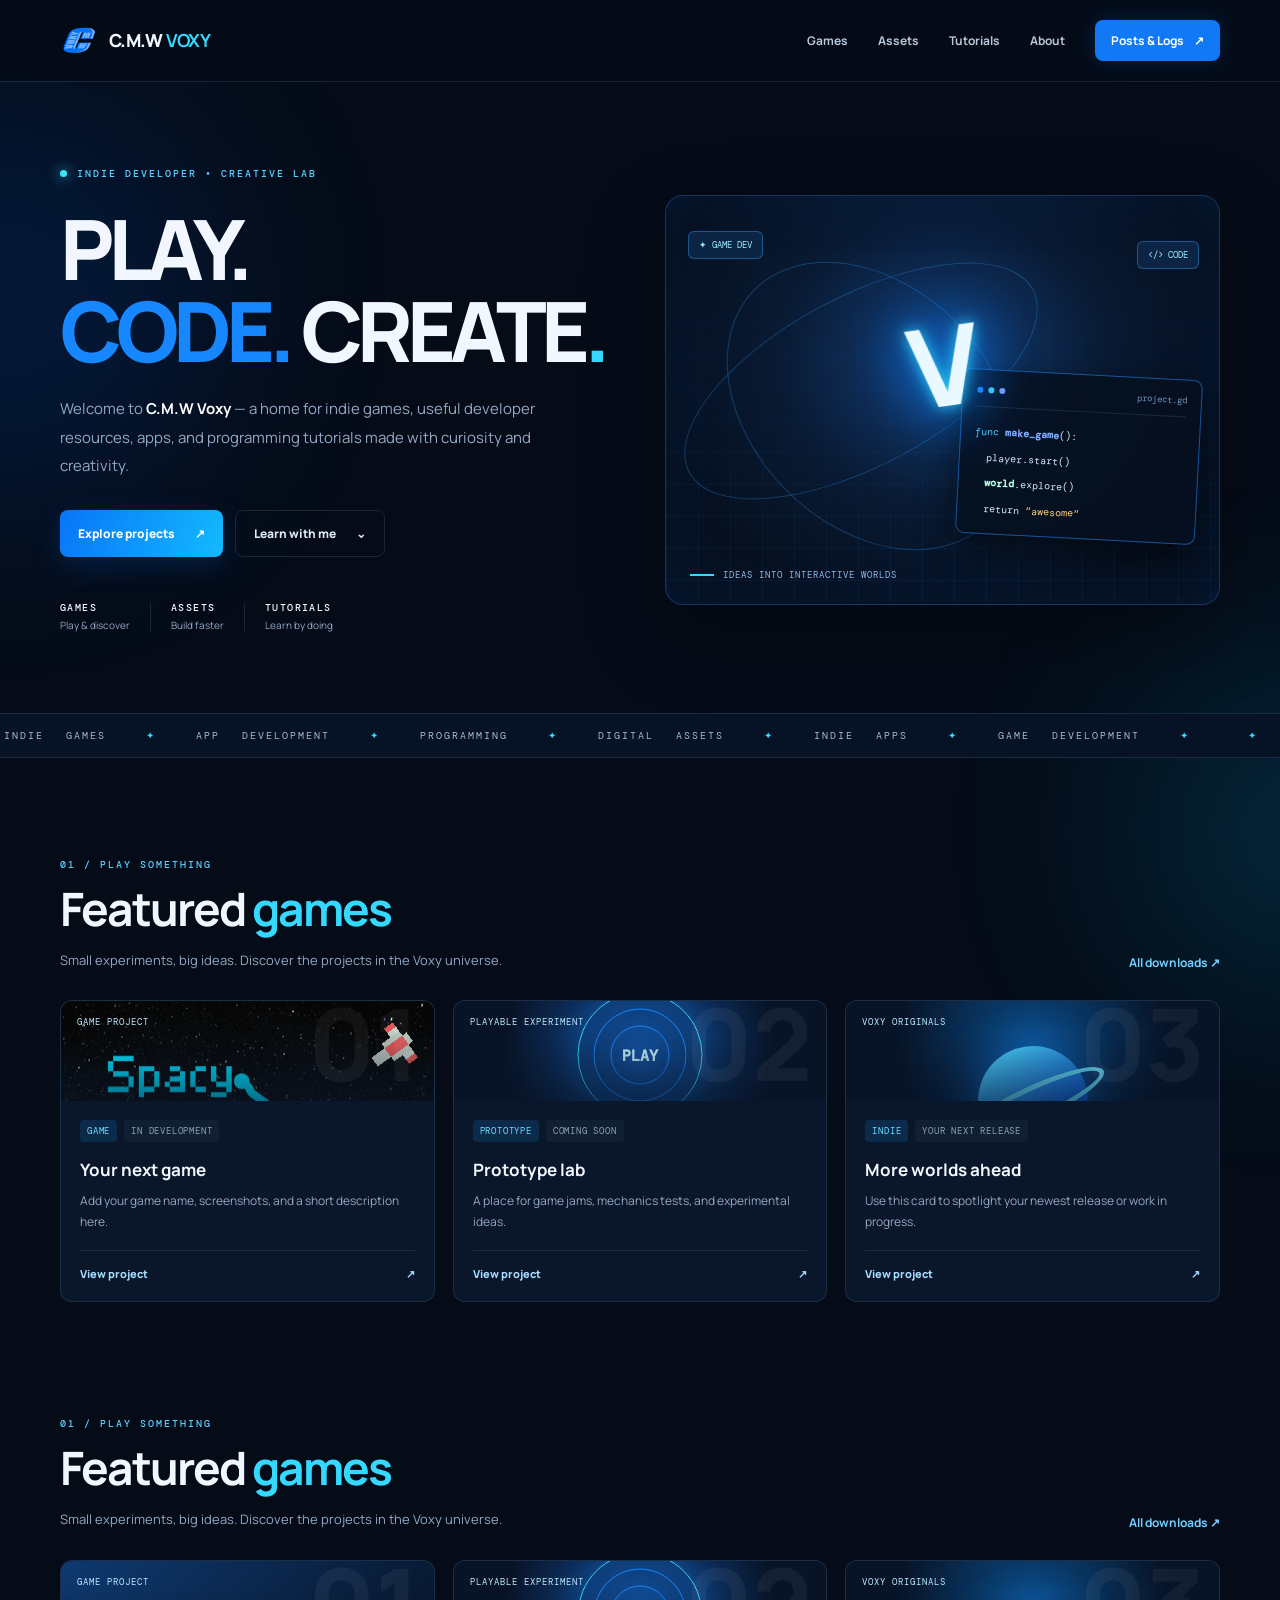
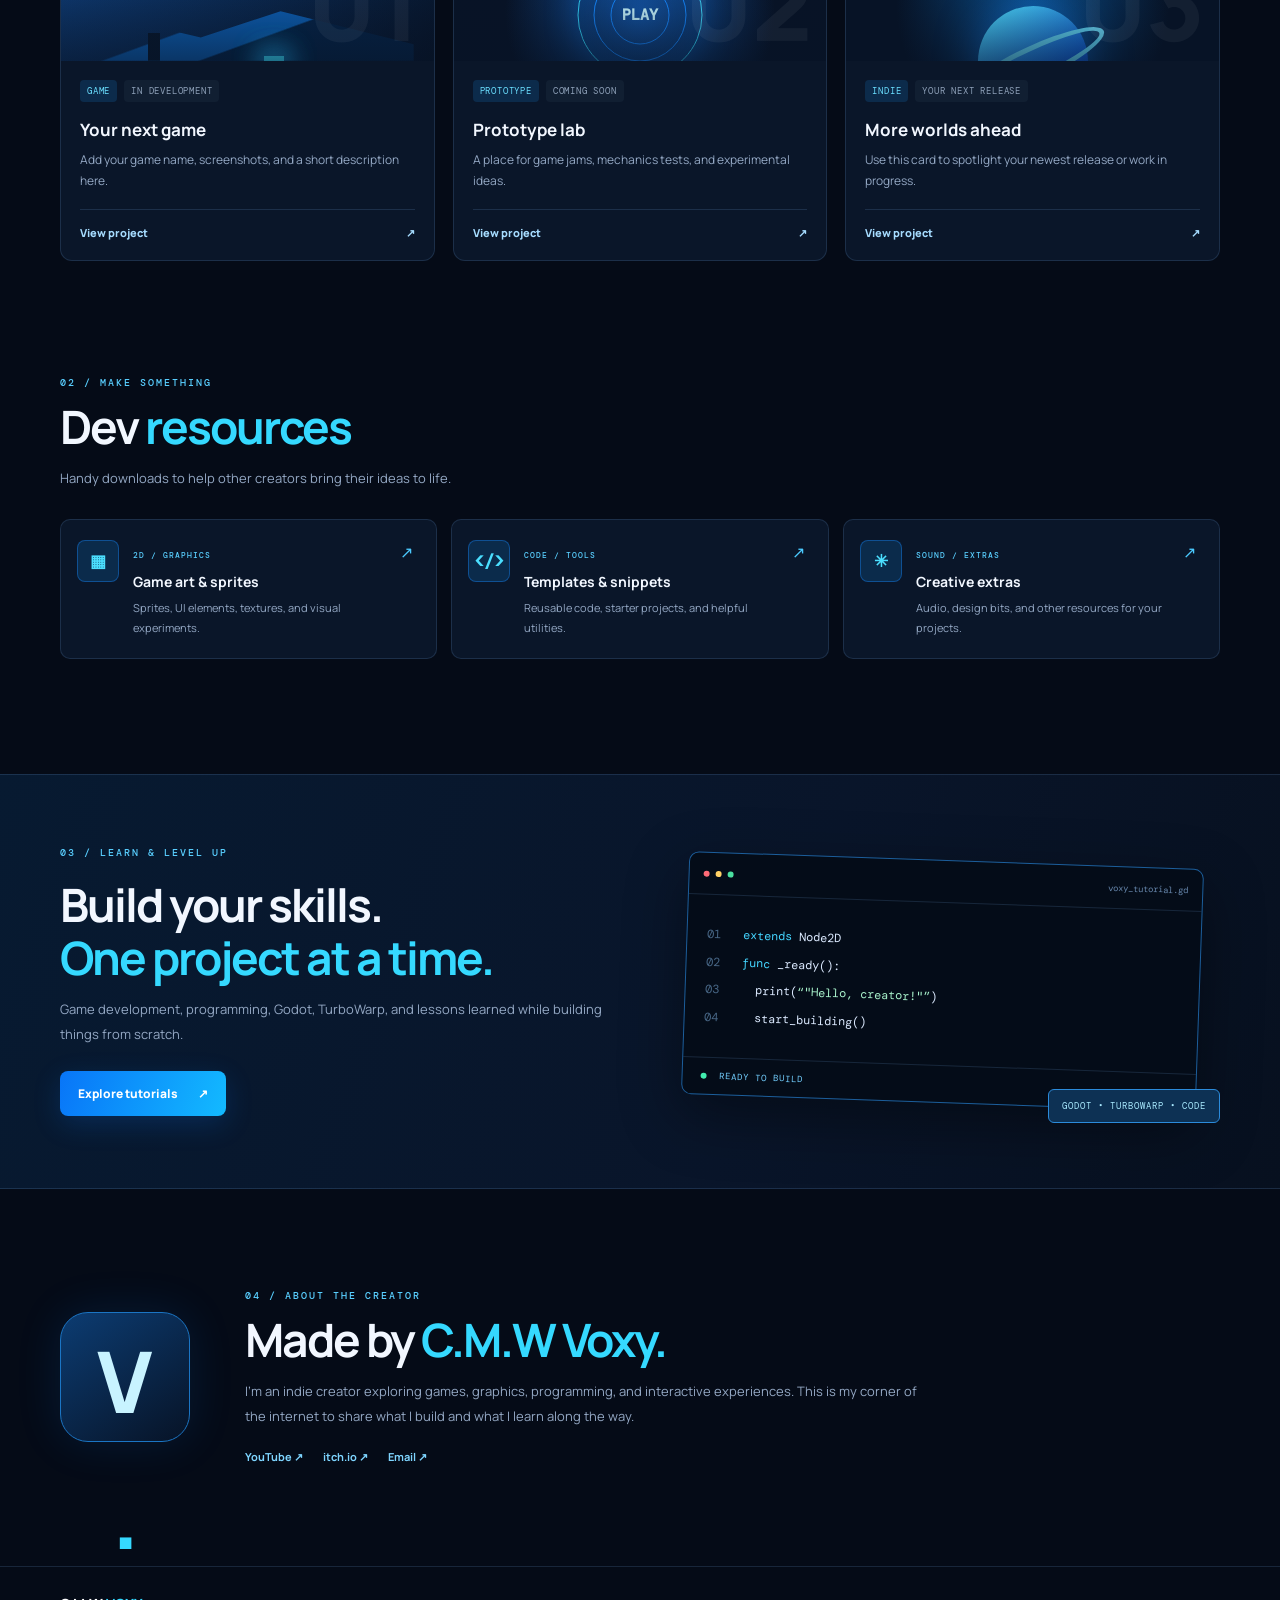
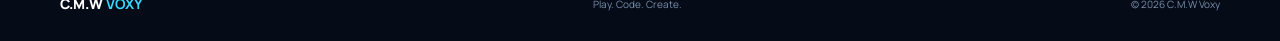
<file: C.M.W Voxy Official Website/index.html>
<!doctype html>
<html lang="en">

<head>
  <meta charset="utf-8">
  <meta name="viewport" content="width=device-width, initial-scale=1">
  <meta name="theme-color" content="#061226">
  <meta name="description"
    content="C.M.W Voxy — indie games, game development, programming tutorials, and creative resources.">
  <title>C.M.W Voxy — Play. Code. Create.</title>
  <link rel="icon" href="assets/cmw-voxy-logo.png">
  <link rel="stylesheet" href="styles.css">
</head>

<body>
  <div class="ambient ambient-one"></div>
  <div class="ambient ambient-two"></div>
  <header class="site-header">
    <a class="brand" href="index.html" aria-label="C.M.W Voxy home">
      <img src="assets/cmw-voxy-logo.png" alt="C.M.W Voxy logo" class="brand-logo" onerror="this.style.display='none'">
      <span class="brand-fallback">C.M.W <b>VOXY</b></span>
    </a>
    <button class="menu-toggle" id="menuToggle" aria-label="Toggle navigation"
      aria-expanded="false"><span></span><span></span><span></span></button>
    <nav class="nav" id="nav">
      <a href="games-page.html">Games</a><a href="#assets">Assets</a><a href="#tutorials">Tutorials</a><a
        href="#about">About</a>
      <a class="nav-cta" href="#downloads">Posts & Logs <span>↗</span></a>
    </nav>
  </header>

  <main id="home">
    <section class="hero section-wrap">
      <div class="hero-copy">
        <div class="eyebrow"><span class="pulse"></span> INDIE DEVELOPER • CREATIVE LAB</div>
        <h1>PLAY.<br><span>CODE.</span> CREATE<span class="period">.</span></h1>
        <p class="hero-description">Welcome to <strong>C.M.W Voxy</strong> — a home for indie games, useful developer
          resources, apps, and programming tutorials made with curiosity and creativity.</p>
        <div class="hero-actions"><a class="button button-primary" href="#games">Explore projects <span>↗</span></a><a
            class="button button-ghost" href="#tutorials">Learn with me <span>⌄</span></a></div>
        <div class="hero-stats">
          <div><b>GAMES</b><small>Play & discover</small></div><i></i>
          <div><b>ASSETS</b><small>Build faster</small></div><i></i>
          <div><b>TUTORIALS</b><small>Learn by doing</small></div>
        </div>
      </div>
      <div class="hero-art" aria-label="Abstract neon blue game development artwork">
        <div class="art-grid"></div>
        <div class="orbit orbit-a"></div>
        <div class="orbit orbit-b"></div>
        <div class="code-card">
          <div class="window-dots"><i></i><i></i><i></i><span>project.gd</span></div>
          <code><em>func</em> <b>make_game</b>():<br>&nbsp;&nbsp;player.start()<br>&nbsp;&nbsp;<strong>world</strong>.explore()<br>&nbsp;&nbsp;<span>return</span> <q>awesome</q></code>
        </div>
        <div class="cube">V</div>
        <div class="art-caption"><span class="caption-line"></span><span>IDEAS INTO INTERACTIVE WORLDS</span></div>
        <div class="art-chip chip-one">✦ GAME DEV</div>
        <div class="art-chip chip-two">&lt;/&gt; CODE</div>
      </div>
    </section>

    <section class="ticker" aria-label="What this site offers">
      <div>INDIE GAMES <span>✦</span> APP DEVELOPMENT <span>✦</span> PROGRAMMING <span>✦</span> DIGITAL ASSETS
        <span>✦</span> INDIE APPS <span>✦</span> GAME DEVELOPMENT <span>✦</span> <span>✦</span>
      </div>
    </section>


    <!--Featured Games Here-->


    <section class="content-section section-wrap" id="games">
      <div class="section-heading">
        <div>
          <div class="eyebrow">01 / PLAY SOMETHING</div>
          <h2>Featured <span>games</span></h2>
          <p>Small experiments, big ideas. Discover the projects in the Voxy universe.</p>
        </div><a class="text-link" href="#downloads">All downloads ↗</a>
      </div>
      <div class="card-grid">
        <article class="project-card">
          <div class="project-art game-art"><span class="art-label">GAME PROJECT</span>
            <div class="spacy-fire"><img src="gamebanners/spacy-fire-icon.png"></div><span class="art-big">01</span>
          </div>
          <div class="card-body">
            <div class="tag-row"><span class="tag">GAME</span><span class="tag tag-muted">IN DEVELOPMENT</span></div>
            <h3>Your next game</h3>
            <p>Add your game name, screenshots, and a short description here.</p><a class="card-link"
              href="#downloads">View project <span>↗</span></a>
          </div>
        </article>
        <article class="project-card">
          <div class="project-art neon-art"><span class="art-label">PLAYABLE EXPERIMENT</span>
            <div class="target-ring"><span>PLAY</span></div><span class="art-big">02</span>
          </div>
          <div class="card-body">
            <div class="tag-row"><span class="tag">PROTOTYPE</span><span class="tag tag-muted">COMING SOON</span></div>
            <h3>Prototype lab</h3>
            <p>A place for game jams, mechanics tests, and experimental ideas.</p><a class="card-link"
              href="#downloads">View project <span>↗</span></a>
          </div>
        </article>
        <article class="project-card">
          <div class="project-art pixel-art"><span class="art-label">VOXY ORIGINALS</span>
            <div class="pixel-planet"></div><span class="art-big">03</span>
          </div>
          <div class="card-body">
            <div class="tag-row"><span class="tag">INDIE</span><span class="tag tag-muted">YOUR NEXT RELEASE</span>
            </div>
            <h3>More worlds ahead</h3>
            <p>Use this card to spotlight your newest release or work in progress.</p><a class="card-link"
              href="#downloads">View project <span>↗</span></a>
          </div>
        </article>
      </div>
    </section>


    <!--Featured App Here-->


    <section class="content-section section-wrap" id="games">
      <div class="section-heading">
        <div>
          <div class="eyebrow">01 / PLAY SOMETHING</div>
          <h2>Featured <span>games</span></h2>
          <p>Small experiments, big ideas. Discover the projects in the Voxy universe.</p>
        </div><a class="text-link" href="#downloads">All downloads ↗</a>
      </div>
      <div class="card-grid">
        <article class="project-card">
          <div class="project-art game-art"><span class="art-label">GAME PROJECT</span>
            <div class="pixel-landscape"><i></i><i></i><i></i><b></b></div><span class="art-big">01</span>
          </div>
          <div class="card-body">
            <div class="tag-row"><span class="tag">GAME</span><span class="tag tag-muted">IN DEVELOPMENT</span></div>
            <h3>Your next game</h3>
            <p>Add your game name, screenshots, and a short description here.</p><a class="card-link"
              href="#downloads">View project <span>↗</span></a>
          </div>
        </article>
        <article class="project-card">
          <div class="project-art neon-art"><span class="art-label">PLAYABLE EXPERIMENT</span>
            <div class="target-ring"><span>PLAY</span></div><span class="art-big">02</span>
          </div>
          <div class="card-body">
            <div class="tag-row"><span class="tag">PROTOTYPE</span><span class="tag tag-muted">COMING SOON</span></div>
            <h3>Prototype lab</h3>
            <p>A place for game jams, mechanics tests, and experimental ideas.</p><a class="card-link"
              href="#downloads">View project <span>↗</span></a>
          </div>
        </article>
        <article class="project-card">
          <div class="project-art pixel-art"><span class="art-label">VOXY ORIGINALS</span>
            <div class="pixel-planet"></div><span class="art-big">03</span>
          </div>
          <div class="card-body">
            <div class="tag-row"><span class="tag">INDIE</span><span class="tag tag-muted">YOUR NEXT RELEASE</span>
            </div>
            <h3>More worlds ahead</h3>
            <p>Use this card to spotlight your newest release or work in progress.</p><a class="card-link"
              href="#downloads">View project <span>↗</span></a>
          </div>
        </article>
      </div>
    </section>


    <!--Features Assets Here-->


    <section class="content-section section-wrap" id="assets">
      <div class="section-heading">
        <div>
          <div class="eyebrow">02 / MAKE SOMETHING</div>
          <h2>Dev <span>resources</span></h2>
          <p>Handy downloads to help other creators bring their ideas to life.</p>
        </div>
      </div>
      <div class="resource-grid">
        <article class="resource-card">
          <div class="resource-icon">▦</div>
          <div><span class="mini-label">2D / GRAPHICS</span>
            <h3>Game art & sprites</h3>
            <p>Sprites, UI elements, textures, and visual experiments.</p>
          </div><a href="#downloads" aria-label="Explore game art downloads">↗</a>
        </article>
        <article class="resource-card">
          <div class="resource-icon">&lt;/&gt;</div>
          <div><span class="mini-label">CODE / TOOLS</span>
            <h3>Templates & snippets</h3>
            <p>Reusable code, starter projects, and helpful utilities.</p>
          </div><a href="#downloads" aria-label="Explore code downloads">↗</a>
        </article>
        <article class="resource-card">
          <div class="resource-icon">✳</div>
          <div><span class="mini-label">SOUND / EXTRAS</span>
            <h3>Creative extras</h3>
            <p>Audio, design bits, and other resources for your projects.</p>
          </div><a href="#downloads" aria-label="Explore creative downloads">↗</a>
        </article>
      </div>
    </section>


    <!--Tutorials Here-->


    <section class="tutorial-section" id="tutorials">
      <div class="section-wrap tutorial-inner">
        <div>
          <div class="eyebrow">03 / LEARN & LEVEL UP</div>
          <h2>Build your skills.<br><span>One project at a time.</span></h2>
          <p>Game development, programming, Godot, TurboWarp, and lessons learned while building things from scratch.
          </p><a class="button button-primary" href="#downloads">Explore tutorials <span>↗</span></a>
        </div>
        <div class="tutorial-visual">
          <div class="terminal">
            <div class="terminal-head"><span></span><span></span><span></span><b>voxy_tutorial.gd</b></div>
            <div class="terminal-code"><span>01</span> <em>extends</em> Node2D<br><span>02</span> <em>func</em>
              _ready():<br><span>03</span> &nbsp;&nbsp;print(<q>"Hello, creator!"</q>)<br><span>04</span>
              &nbsp;&nbsp;start_building()</div>
            <div class="terminal-footer"><i></i> READY TO BUILD</div>
          </div>
          <div class="floating-tag">GODOT • TURBOWARP • CODE</div>
        </div>
      </div>
    </section>



    <section class="about-section section-wrap" id="about">
      <div class="about-mark">V<span>.</span></div>
      <div>
        <div class="eyebrow">04 / ABOUT THE CREATOR</div>
        <h2>Made by <span>C.M.W Voxy.</span></h2>
        <p>I'm an indie creator exploring games, graphics, programming, and interactive experiences. This is my corner
          of the internet to share what I build and what I learn along the way.</p>
        <div class="social-links"><a href="https://www.youtube.com/" target="_blank" rel="noreferrer">YouTube ↗</a><a
            href="https://itch.io/" target="_blank" rel="noreferrer">itch.io ↗</a><a
            href="mailto:hello@example.com">Email ↗</a></div>
      </div>
    </section>
  </main>

  <footer class="site-footer"><a class="footer-brand" href="#home">C.M.W <b>VOXY</b></a><span>Play. Code.
      Create.</span><span>© <span id="year"></span> C.M.W Voxy</span></footer>
  <script src="script.js"></script>
</body>

</html>
</file>
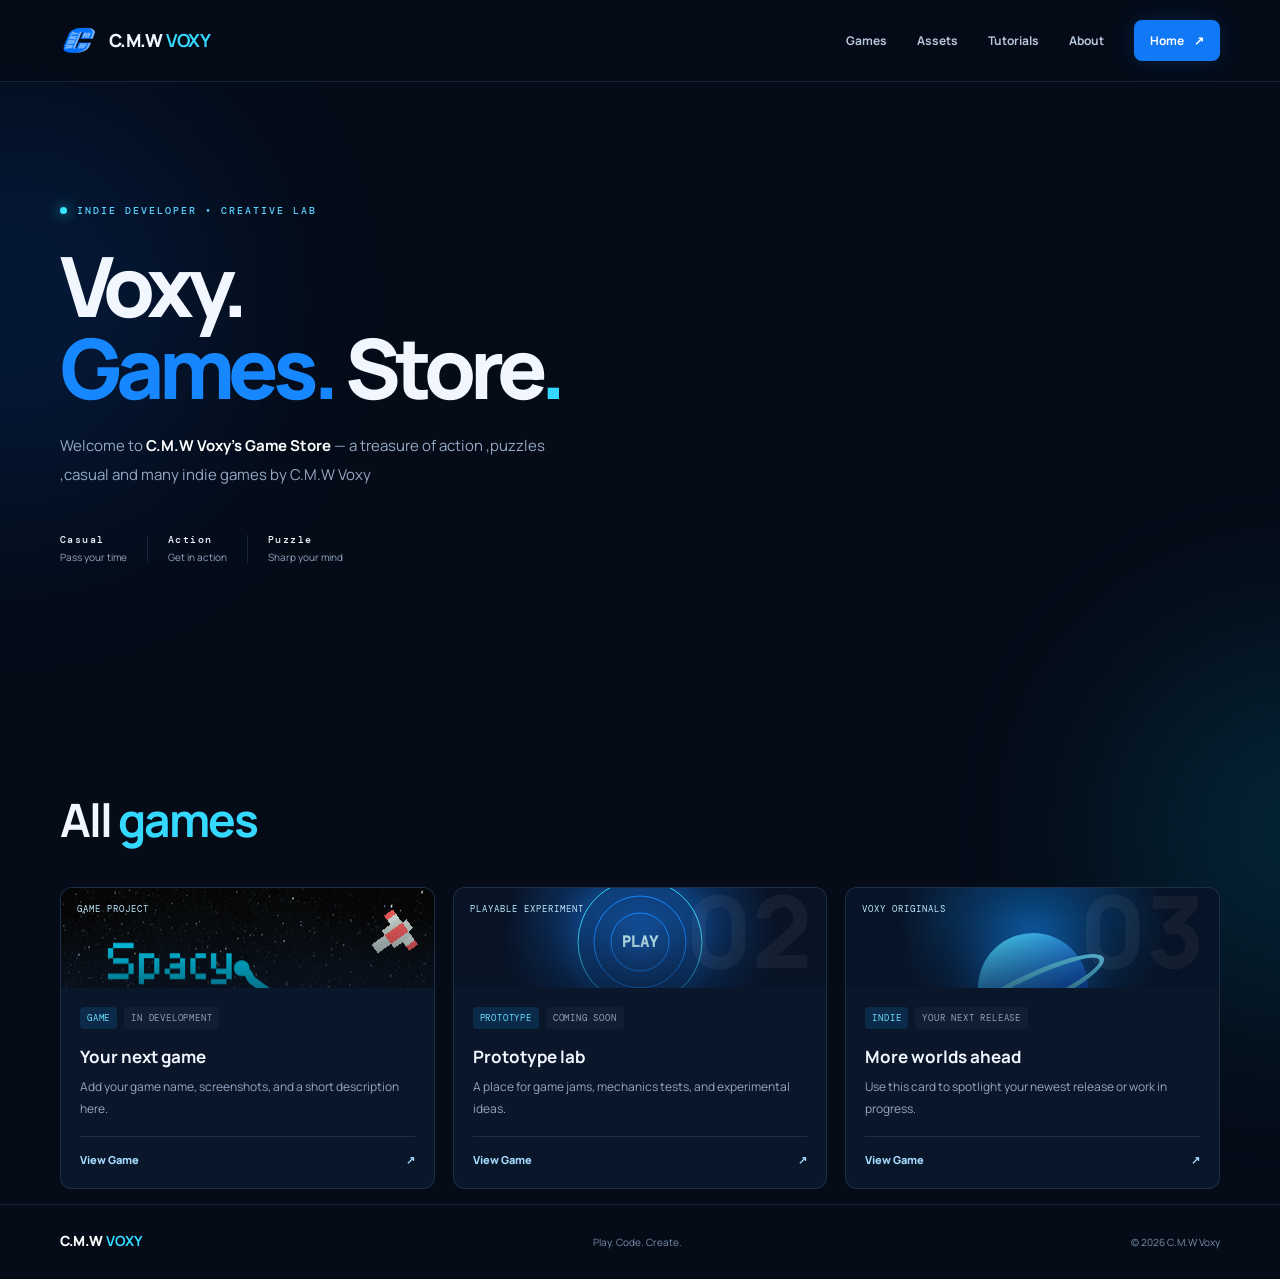
<file: C.M.W Voxy Official Website/games-page.html>
<!doctype html>
<html lang="en">

<head>
    <meta charset="utf-8">
    <meta name="viewport" content="width=device-width, initial-scale=1">
    <meta name="theme-color" content="#061226">
    <meta name="description"
        content="C.M.W Voxy — indie games, game development, programming tutorials, and creative resources.">
    <title>C.M.W Voxy — Play. Code. Create.</title>
    <link rel="icon" href="assets/cmw-voxy-logo.png">
    <link rel="stylesheet" href="styles.css">
</head>

<body>
    <div class="ambient ambient-one"></div>
    <div class="ambient ambient-two"></div>
    <header class="site-header">
        <a class="brand" href="index.html" aria-label="C.M.W Voxy home">
            <img src="assets/cmw-voxy-logo.png" alt="C.M.W Voxy logo" class="brand-logo"
                onerror="this.style.display='none'">
            <span class="brand-fallback">C.M.W <b>VOXY</b></span>
        </a>
        <button class="menu-toggle" id="menuToggle" aria-label="Toggle navigation"
            aria-expanded="false"><span></span><span></span><span></span></button>
        <nav class="nav" id="nav">
            <a href="games-page.html">Games</a><a href="#assets">Assets</a><a href="#tutorials">Tutorials</a><a
                href="#about">About</a>
            <a class="nav-cta" href="index.html"> Home <span>↗</span></a>
        </nav>
    </header>

    <section class="hero section-wrap">
        <div class="hero-copy">
            <div class="eyebrow"><span class="pulse"></span> INDIE DEVELOPER • CREATIVE LAB</div>
            <h1>Voxy.<br><span>Games.</span> Store<span class="period">.</span></h1>
            <p class="hero-description">Welcome to <strong>C.M.W Voxy's Game Store</strong> — a treasure of action
                ,puzzles ,casual
                and many indie games by C.M.W Voxy
            </p>
            <div class="hero-stats">
                <div><b>Casual</b><small>Pass your time</small></div><i></i>
                <div><b>Action</b><small>Get in action</small></div><i></i>
                <div><b>Puzzle</b><small>Sharp your mind</small></div>
            </div>
        </div>
    </section>

    <!--All Games Below here-->

    <section class="content-section section-wrap" id="games">
        <div class="section-heading">
            <div>
                <h2>All <span>games</span></h2>
            </div>
        </div>
        <div class="card-grid">
            <article class="project-card">
                <div class="project-art game-art"><span class="art-label">GAME PROJECT</span>
                    <div class="spacy-fire"><img src="gamebanners/spacy-fire-icon.png"></div>
                </div>
                <div class="card-body">
                    <div class="tag-row"><span class="tag">GAME</span><span class="tag tag-muted">IN DEVELOPMENT</span>
                    </div>
                    <h3>Your next game</h3>
                    <p>Add your game name, screenshots, and a short description here.</p><a class="card-link"
                        href="#downloads">View Game <span>↗</span></a>
                </div>
            </article>
            <article class="project-card">
                <div class="project-art neon-art"><span class="art-label">PLAYABLE EXPERIMENT</span>
                    <div class="target-ring"><span>PLAY</span></div><span class="art-big">02</span>
                </div>
                <div class="card-body">
                    <div class="tag-row"><span class="tag">PROTOTYPE</span><span class="tag tag-muted">COMING
                            SOON</span></div>
                    <h3>Prototype lab</h3>
                    <p>A place for game jams, mechanics tests, and experimental ideas.</p><a class="card-link"
                        href="#downloads">View Game <span>↗</span></a>
                </div>
            </article>
            <article class="project-card">
                <div class="project-art pixel-art"><span class="art-label">VOXY ORIGINALS</span>
                    <div class="pixel-planet"></div><span class="art-big">03</span>
                </div>
                <div class="card-body">
                    <div class="tag-row"><span class="tag">INDIE</span><span class="tag tag-muted">YOUR NEXT
                            RELEASE</span>
                    </div>
                    <h3>More worlds ahead</h3>
                    <p>Use this card to spotlight your newest release or work in progress.</p><a class="card-link"
                        href="#downloads">View Game <span>↗</span></a>
                </div>
            </article>
        </div>
    </section>

    <!--Footer-->
    <footer class="site-footer"><a class="footer-brand" href="#home">C.M.W <b>VOXY</b></a><span>Play. Code.
            Create.</span><span>© <span id="year"></span> C.M.W Voxy</span></footer>
    <script src="script.js"></script>
</body>

</html>
</file>
<file: C.M.W Voxy Official Website/styles.css>
@import url('https://fonts.googleapis.com/css2?family=DM+Mono:wght@400;500&family=Manrope:wght@400;500;600;700;800&display=swap');

:root {
    --bg: #050b17;
    --panel: #0a1629;
    --panel2: #0d1d34;
    --blue: #1687ff;
    --cyan: #35d9ff;
    --text: #f2f7ff;
    --muted: #94a8c4;
    --line: rgba(117, 169, 230, .17);
    --max: 1160px
}

* {
    box-sizing: border-box
}

html {
    scroll-behavior: smooth;
    scroll-padding-top: 90px
}

body {
    margin: 0;
    background: var(--bg);
    color: var(--text);
    font-family: Manrope, Arial, sans-serif;
    line-height: 1.6;
    overflow-x: hidden
}

a {
    color: inherit;
    text-decoration: none
}

.ambient {
    position: absolute;
    pointer-events: none;
    filter: blur(100px);
    opacity: .14;
    border-radius: 50%;
    z-index: -1
}

.ambient-one {
    width: 420px;
    height: 420px;
    background: #006dff;
    top: 90px;
    left: -200px
}

.ambient-two {
    width: 360px;
    height: 360px;
    background: #00c8ff;
    top: 650px;
    right: -200px
}

.section-wrap {
    width: min(var(--max), calc(100% - 48px));
    margin-inline: auto
}

.site-header {
    height: 82px;
    padding: 0 max(24px, calc((100vw - var(--max))/2));
    display: flex;
    align-items: center;
    justify-content: space-between;
    border-bottom: 1px solid var(--line);
    background: rgba(5, 11, 23, .82);
    backdrop-filter: blur(18px);
    position: sticky;
    top: 0;
    z-index: 20
}

.brand {
    display: flex;
    align-items: center;
    gap: 10px;
    font-size: 18px;
    font-weight: 800;
    letter-spacing: -.7px
}

.brand b,
.footer-brand b {
    color: var(--cyan)
}

.brand-logo {
    width: 39px;
    height: 39px;
    object-fit: contain
}

.nav {
    display: flex;
    align-items: center;
    gap: 30px;
    font-size: 12px;
    font-weight: 700;
    color: #b8c7dc
}

.nav>a:not(.nav-cta):hover,
.social-links a:hover {
    color: var(--cyan)
}

.nav-cta {
    background: #1179f5;
    color: white;
    border-radius: 8px;
    padding: 11px 16px;
    box-shadow: 0 0 25px #087aff35
}

.nav-cta span {
    margin-left: 8px
}

.menu-toggle {
    display: none
}

.hero {
    min-height: 600px;
    padding-top: 85px;
    padding-bottom: 80px;
    display: grid;
    grid-template-columns: 1fr 1fr;
    gap: 50px;
    align-items: center
}

.eyebrow,
.mini-label {
    font: 500 10px 'DM Mono', monospace;
    letter-spacing: 2px;
    color: #59cfff
}

.eyebrow {
    display: flex;
    align-items: center;
    gap: 10px
}

.pulse {
    width: 7px;
    height: 7px;
    background: #37e6ff;
    border-radius: 50%;
    box-shadow: 0 0 13px #37e6ff
}

.hero h1 {
    font-size: clamp(55px, 6.5vw, 88px);
    line-height: .98;
    letter-spacing: -6px;
    margin: 28px 0 24px;
    font-weight: 800
}

.hero h1 span {
    color: var(--blue)
}

.hero h1 .period {
    color: var(--cyan)
}

.hero-description {
    color: var(--muted);
    max-width: 500px;
    font-size: 15px;
    line-height: 1.9
}

.hero-description strong {
    color: #fff
}

.hero-actions {
    display: flex;
    gap: 12px;
    flex-wrap: wrap;
    margin-top: 29px
}

.button {
    display: inline-flex;
    align-items: center;
    justify-content: center;
    gap: 20px;
    padding: 13px 18px;
    border-radius: 8px;
    font-size: 12px;
    font-weight: 800;
    transition: transform .2s, border-color .2s
}

.button:hover {
    transform: translateY(-2px)
}

.button-primary {
    background: linear-gradient(110deg, #0875f8, #13baff);
    box-shadow: 0 8px 28px #087aff30;
    color: white
}

.button-ghost {
    border: 1px solid var(--line);
    color: #dce9fa
}

.hero-stats {
    display: flex;
    align-items: center;
    gap: 20px;
    margin-top: 44px
}

.hero-stats div {
    display: grid;
    gap: 3px
}

.hero-stats b {
    font: 500 10px 'DM Mono', monospace;
    letter-spacing: 1.4px
}

.hero-stats small {
    font-size: 10px;
    color: var(--muted)
}

.hero-stats i {
    height: 28px;
    width: 1px;
    background: var(--line)
}

.hero-art {
    height: 410px;
    position: relative;
    border: 1px solid #2b6ac366;
    border-radius: 18px;
    overflow: hidden;
    background: radial-gradient(ellipse at 50% 40%, #123d75 0%, #091a33 42%, #06101f 75%);
    box-shadow: inset 0 0 70px #006cff14, 0 30px 80px #0005
}

.art-grid {
    position: absolute;
    inset: 0;
    background-image: linear-gradient(#2e9fff12 1px, transparent 1px), linear-gradient(90deg, #2e9fff12 1px, transparent 1px);
    background-size: 32px 32px;
    mask-image: linear-gradient(transparent, #000)
}

.orbit {
    position: absolute;
    border: 1px solid #2a9dff4d;
    border-radius: 50%;
    transform: rotate(-28deg)
}

.orbit-a {
    width: 390px;
    height: 170px;
    top: 100px;
    left: 0
}

.orbit-b {
    width: 330px;
    height: 240px;
    top: 90px;
    left: 40px;
    transform: rotate(45deg)
}

.cube {
    position: absolute;
    top: 80px;
    left: 50%;
    transform: translateX(-50%) rotate(-8deg);
    width: 160px;
    height: 160px;
    display: grid;
    place-items: center;
    font-size: 110px;
    font-weight: 800;
    color: #eaf8ff;
    text-shadow: 0 0 15px #2dd7ff, 0 0 55px #087aff;
    filter: drop-shadow(0 0 30px #1687ff88)
}

.code-card {
    position: absolute;
    right: 20px;
    bottom: 65px;
    width: 240px;
    padding: 14px;
    background: #06101fe8;
    border: 1px solid #228cff8c;
    border-radius: 9px;
    box-shadow: 0 12px 35px #0008;
    transform: rotate(3deg)
}

.window-dots {
    display: flex;
    align-items: center;
    gap: 5px;
    border-bottom: 1px solid var(--line);
    padding-bottom: 10px;
    margin-bottom: 10px
}

.window-dots i,
.terminal-head span {
    width: 6px;
    height: 6px;
    border-radius: 50%;
    background: #1b87ff
}

.window-dots i:nth-child(2) {
    background: #36d9ff
}

.window-dots i:nth-child(3) {
    background: #7b9cff
}

.window-dots span {
    margin-left: auto;
    color: #7292b8;
    font: 9px 'DM Mono', monospace
}

.code-card code {
    font: 10px/2 'DM Mono', monospace;
    color: #d6e9ff
}

.code-card em,
.terminal-code em {
    color: #44d5ff;
    font-style: normal
}

.code-card b {
    color: #7ca9ff
}

.code-card strong {
    color: #b7ffdd
}

.code-card q {
    color: #ffd27d
}

.art-caption {
    position: absolute;
    bottom: 23px;
    left: 24px;
    display: flex;
    align-items: center;
    gap: 9px;
    color: #91b9e7;
    font: 9px 'DM Mono', monospace;
    letter-spacing: 1px
}

.caption-line {
    height: 2px;
    width: 24px;
    background: var(--cyan)
}

.art-chip {
    position: absolute;
    background: #0c2544;
    border: 1px solid #2b8bdb80;
    padding: 7px 10px;
    border-radius: 6px;
    color: #9eeaff;
    font: 9px 'DM Mono', monospace
}

.chip-one {
    left: 22px;
    top: 35px
}

.chip-two {
    right: 20px;
    top: 45px
}

.ticker {
    border-block: 1px solid var(--line);
    overflow: hidden;
    background: #071224;
    padding: 15px 0;
    white-space: nowrap;
    color: #a7bad3;
    font: 10px 'DM Mono', monospace;
    letter-spacing: 2px
}

.ticker div {
    word-spacing: 14px;
    text-align: center
}

.ticker span {
    color: var(--cyan);
    margin: 0 18px
}

.content-section {
    padding-top: 100px;
    padding-bottom: 15px
}

.section-heading {
    display: flex;
    justify-content: space-between;
    align-items: end;
    margin-bottom: 28px;
    gap: 20px
}

.section-heading h2,
.download-panel h2,
.about-section h2,
.tutorial-inner h2 {
    font-size: clamp(32px, 4vw, 46px);
    letter-spacing: -2px;
    line-height: 1.15;
    margin: 12px 0
}

.section-heading h2 span,
.download-panel h2 span,
.about-section h2 span,
.tutorial-inner h2 span {
    color: var(--cyan)
}

.section-heading p,
.download-panel p,
.about-section p,
.tutorial-inner p {
    color: var(--muted);
    font-size: 13px;
    max-width: 560px;
    line-height: 1.9;
    margin: 0
}

.text-link {
    font-size: 12px;
    font-weight: 700;
    color: #73cfff;
    white-space: nowrap
}

.card-grid {
    display: grid;
    grid-template-columns: repeat(3, 1fr);
    gap: 18px
}

.project-card {
    background: var(--panel);
    border: 1px solid var(--line);
    border-radius: 12px;
    overflow: hidden;
    transition: transform .2s, border-color .2s
}

.project-card:hover {
    transform: translateY(-5px);
    border-color: #1687ff80
}

.project-art {
    height: 100px;
    position: relative;
    overflow: hidden;
    background: linear-gradient(135deg, #0e3970, #071326)
}

.project-art:after {
    content: "";
    position: absolute;
    inset: 0;
    background: linear-gradient(0deg, #07132688, transparent 70%)
}

.art-label {
    position: absolute;
    top: 15px;
    left: 16px;
    font: 9px 'DM Mono', monospace;
    letter-spacing: 1px;
    color: #bdeaff;
    z-index: 2
}

.art-big {
    position: absolute;
    right: 14px;
    bottom: -22px;
    font-size: 100px;
    font-weight: 800;
    color: #ffffff0d;
    z-index: 1
}

.pixel-landscape {
    position: absolute;
    inset: 45px 20px 0;
    background: linear-gradient(160deg, transparent 35%, #0d5db0 36% 55%, #062346 56%);
    clip-path: polygon(0 70%, 20% 35%, 36% 58%, 60% 10%, 100% 70%, 100% 100%, 0 100%)
}

.pixel-landscape i {
    position: absolute;
    width: 20px;
    height: 20px;
    background: #3adfff;
    top: 50px;
    left: 55%;
    box-shadow: 0 0 30px #24baff
}

.pixel-landscape b {
    position: absolute;
    bottom: 0;
    left: 20%;
    width: 12px;
    height: 28px;
    background: #08172b
}

.neon-art {
    background: radial-gradient(circle at 50% 50%, #1353a2, #081326 70%)
}

.target-ring {
    position: absolute;
    left: 50%;
    top: 54%;
    transform: translate(-50%, -50%);
    width: 125px;
    height: 125px;
    border: 1px solid #33d8ff;
    border-radius: 50%;
    display: grid;
    place-items: center;
    box-shadow: 0 0 35px #1687ff4c, inset 0 0 30px #1687ff33;
    color: #c7f6ff;
    font: 700 15px 'DM Mono', monospace
}

.target-ring:before,
.target-ring:after {
    content: "";
    position: absolute;
    border: 1px solid #1687ff;
    border-radius: 50%;
    inset: 15px
}

.target-ring:after {
    inset: 32px
}

.pixel-art {
    background: radial-gradient(circle at 50% 45%, #0b4d89, #071326 70%)
}

.pixel-planet {
    position: absolute;
    width: 110px;
    height: 110px;
    border-radius: 50%;
    top: 45px;
    left: calc(50% - 55px);
    background: linear-gradient(145deg, #54e6ff, #1160d8 65%, #082653);
    box-shadow: 0 0 40px #1687ff88
}

.pixel-planet:after {
    content: "";
    position: absolute;
    width: 145px;
    height: 25px;
    border: 5px solid #65dfff;
    border-radius: 50%;
    left: -22px;
    top: 40px;
    transform: rotate(-25deg)
}

.card-body {
    padding: 19px
}

.tag-row {
    display: flex;
    gap: 7px;
    flex-wrap: wrap
}

.tag {
    font: 9px 'DM Mono', monospace;
    letter-spacing: .8px;
    color: #6bdfff;
    background: #0c2b4b;
    padding: 5px 7px;
    border-radius: 4px
}

.tag-muted {
    color: #8ea0b8;
    background: #111f32
}

.card-body h3,
.resource-card h3 {
    font-size: 17px;
    margin: 14px 0 6px
}

.card-body p,
.resource-card p {
    font-size: 12px;
    line-height: 1.8;
    color: var(--muted);
    min-height: 44px;
    margin: 0 0 16px
}

.card-link {
    display: flex;
    justify-content: space-between;
    border-top: 1px solid var(--line);
    padding-top: 14px;
    font-size: 11px;
    font-weight: 800;
    color: #a6dcff
}

.resource-grid {
    display: grid;
    grid-template-columns: repeat(3, 1fr);
    gap: 14px
}

.resource-card {
    display: grid;
    grid-template-columns: 42px 1fr 20px;
    align-items: start;
    gap: 14px;
    background: var(--panel);
    border: 1px solid var(--line);
    padding: 20px 16px;
    border-radius: 10px
}

.resource-icon {
    height: 42px;
    width: 42px;
    display: grid;
    place-items: center;
    border: 1px solid #1687ff66;
    border-radius: 8px;
    color: #4bdfff;
    font: 700 17px 'DM Mono', monospace;
    background: #0b2b4b
}

.resource-card .mini-label {
    font-size: 8px;
    letter-spacing: 1px
}

.resource-card h3 {
    font-size: 14px;
    margin: 5px 0
}

.resource-card p {
    font-size: 11px;
    min-height: 0;
    margin: 0
}

.resource-card>a {
    color: #4bcaff
}

.tutorial-section {
    margin-top: 100px;
    background: linear-gradient(110deg, #071a31, #09152a 60%, #07101f);
    border-block: 1px solid var(--line);
    overflow: hidden
}

.tutorial-inner {
    min-height: 400px;
    display: grid;
    grid-template-columns: 1fr 1fr;
    gap: 50px;
    align-items: center;
    padding-block: 65px
}

.tutorial-inner h2 {
    margin-top: 20px
}

.tutorial-inner p {
    margin-bottom: 25px
}

.tutorial-visual {
    position: relative;
    padding: 20px
}

.terminal {
    background: #040c18;
    border: 1px solid #1c5e9b;
    border-radius: 10px;
    box-shadow: 0 20px 60px #0006;
    transform: rotate(2deg);
    overflow: hidden
}

.terminal-head {
    height: 42px;
    display: flex;
    align-items: center;
    gap: 6px;
    padding: 0 14px;
    border-bottom: 1px solid var(--line)
}

.terminal-head span {
    background: #fe6b77
}

.terminal-head span:nth-child(2) {
    background: #ffd166
}

.terminal-head span:nth-child(3) {
    background: #4be0a0
}

.terminal-head b {
    margin-left: auto;
    color: #6685aa;
    font: 9px 'DM Mono', monospace
}

.terminal-code {
    padding: 26px 20px;
    font: 12px/2.3 'DM Mono', monospace;
    color: #dceaff
}

.terminal-code>span {
    color: #486786;
    margin-right: 15px
}

.terminal-code q {
    color: #a9f3cc
}

.terminal-footer {
    padding: 12px 18px;
    border-top: 1px solid var(--line);
    color: #73cfff;
    font: 9px 'DM Mono', monospace;
    letter-spacing: 1px
}

.terminal-footer i {
    display: inline-block;
    width: 6px;
    height: 6px;
    background: #42edaf;
    border-radius: 50%;
    margin-right: 7px
}

.floating-tag {
    position: absolute;
    bottom: 0;
    right: 0;
    padding: 10px 13px;
    background: #0d3154;
    border: 1px solid #2b8bdb;
    border-radius: 6px;
    color: #a9eaff;
    font: 9px 'DM Mono', monospace;
    letter-spacing: 1px
}

.download-panel {
    display: flex;
    align-items: center;
    gap: 22px;
    padding: 30px;
    border: 1px solid #1d5b94;
    border-radius: 14px;
    background: radial-gradient(ellipse at 0% 50%, #0c3970 0%, #0a1a30 60%, #091426 100%)
}

.download-symbol {
    flex-shrink: 0;
    width: 54px;
    height: 54px;
    display: grid;
    place-items: center;
    border: 1px solid #2e9dff;
    border-radius: 12px;
    color: #61dfff;
    font-size: 28px
}

.download-panel>div:nth-child(2) {
    flex: 1
}

.download-panel h2 {
    font-size: 29px;
    margin: 8px 0
}

.download-panel p {
    font-size: 11px
}

.download-panel .button {
    white-space: nowrap
}

.setup-note {
    color: #7188a5;
    font-size: 10px;
    margin-top: 12px
}

.setup-note strong {
    color: #a7c4e6
}

.about-section {
    padding-block: 100px;
    display: grid;
    grid-template-columns: 150px 1fr;
    gap: 35px;
    align-items: center
}

.about-mark {
    height: 130px;
    width: 130px;
    border: 1px solid #1b75c4;
    border-radius: 28px;
    display: grid;
    place-items: center;
    font-size: 85px;
    font-weight: 800;
    color: #c8f3ff;
    background: linear-gradient(145deg, #0c3c72, #071326);
    box-shadow: 0 0 45px #1687ff20
}

.about-mark span {
    color: var(--cyan)
}

.about-section p {
    max-width: 680px
}

.social-links {
    display: flex;
    gap: 20px;
    margin-top: 20px;
    font-size: 11px;
    font-weight: 700;
    color: #7ed5ff
}

.site-footer {
    min-height: 75px;
    padding: 20px max(24px, calc((100vw - var(--max))/2));
    display: flex;
    align-items: center;
    justify-content: space-between;
    gap: 20px;
    border-top: 1px solid var(--line);
    color: #7890ad;
    font-size: 10px
}

.footer-brand {
    color: white;
    font-weight: 800;
    font-size: 14px
}

@media(max-width:850px) {
    .hero {
        grid-template-columns: 1fr;
        gap: 35px;
        padding-top: 65px
    }

    .hero-copy {
        max-width: 650px
    }

    .hero-art {
        height: 360px
    }

    .card-grid {
        grid-template-columns: repeat(2, 1fr)
    }

    .project-card:last-child {
        display: none
    }

    .resource-grid {
        grid-template-columns: 1fr
    }

    .resource-card p {
        min-height: 0
    }

    .tutorial-inner {
        grid-template-columns: 1fr;
        gap: 20px
    }

    .tutorial-visual {
        max-width: 600px;
        width: 100%;
        margin: auto
    }

    .download-panel {
        flex-wrap: wrap
    }

    .download-panel>div:nth-child(2) {
        min-width: 65%
    }

    .about-section {
        grid-template-columns: 100px 1fr
    }

    .about-mark {
        width: 90px;
        height: 90px;
        font-size: 58px
    }
}

@media(max-width:600px) {
    .section-wrap {
        width: calc(100% - 34px)
    }

    .site-header {
        height: 70px;
        padding-inline: 17px
    }

    .brand {
        font-size: 16px
    }

    .brand-logo {
        width: 32px;
        height: 32px
    }

    .menu-toggle {
        display: flex;
        flex-direction: column;
        gap: 5px;
        border: 1px solid var(--line);
        background: #0b1b30;
        padding: 10px;
        border-radius: 7px
    }

    .menu-toggle span {
        height: 2px;
        width: 18px;
        background: #d9f4ff
    }

    .nav {
        display: none;
        position: absolute;
        top: 69px;
        left: 0;
        right: 0;
        padding: 20px 18px;
        background: #071326;
        border-bottom: 1px solid var(--line);
        flex-direction: column;
        align-items: stretch;
        gap: 18px
    }

    .nav.open {
        display: flex
    }

    .nav-cta {
        text-align: center
    }

    .hero {
        padding-top: 55px;
        padding-bottom: 55px;
        min-height: auto
    }

    .hero h1 {
        font-size: clamp(52px, 14vw, 75px);
        letter-spacing: -4px
    }

    .hero-description {
        font-size: 13px
    }

    .hero-stats {
        gap: 12px
    }

    .hero-stats b {
        font-size: 9px
    }

    .hero-stats small {
        font-size: 9px
    }

    .hero-art {
        height: 300px
    }

    .cube {
        font-size: 80px;
        width: 120px;
        height: 120px;
        top: 62px
    }

    .code-card {
        width: 190px;
        right: 10px;
        bottom: 54px;
        padding: 10px
    }

    .code-card code {
        font-size: 8px
    }

    .chip-one {
        top: 18px;
        left: 12px
    }

    .chip-two {
        top: 20px;
        right: 10px
    }

    .art-caption {
        left: 12px;
        bottom: 17px;
        font-size: 7px
    }

    .orbit-a {
        width: 300px;
        left: -10px
    }

    .orbit-b {
        width: 260px;
        left: 15px
    }

    .ticker div {
        font-size: 9px
    }

    .content-section {
        padding-top: 70px
    }

    .section-heading {
        align-items: start;
        flex-direction: column
    }

    .section-heading h2,
    .tutorial-inner h2,
    .about-section h2 {
        font-size: 34px
    }

    .card-grid {
        grid-template-columns: 1fr
    }

    .project-card:last-child {
        display: block
    }

    .project-art {
        height: 190px
    }

    .resource-card {
        grid-template-columns: 38px 1fr 16px;
        padding: 15px 12px;
        gap: 10px
    }

    .resource-icon {
        height: 36px;
        width: 36px
    }

    .tutorial-section {
        margin-top: 70px
    }

    .tutorial-inner {
        padding-block: 55px
    }

    .tutorial-visual {
        padding: 8px 0 20px
    }

    .terminal-code {
        font-size: 10px;
        padding: 20px 12px
    }

    .floating-tag {
        font-size: 7px
    }

    .download-panel {
        padding: 20px;
        gap: 14px
    }

    .download-symbol {
        width: 42px;
        height: 42px
    }

    .download-panel>div:nth-child(2) {
        min-width: 0;
        width: calc(100% - 60px)
    }

    .download-panel h2 {
        font-size: 23px
    }

    .download-panel .button {
        width: 100%
    }

    .about-section {
        padding-block: 70px;
        grid-template-columns: 1fr;
        gap: 22px
    }

    .about-mark {
        width: 70px;
        height: 70px;
        font-size: 45px;
        border-radius: 18px
    }

    .site-footer {
        padding: 20px 17px;
        flex-wrap: wrap;
        justify-content: space-between
    }

    .site-footer>span:nth-child(2) {
        display: none
    }
}

@media(prefers-reduced-motion:reduce) {
    html {
        scroll-behavior: auto
    }

    *,
    *:before,
    *:after {
        transition: none !important
    }
}
</file>
